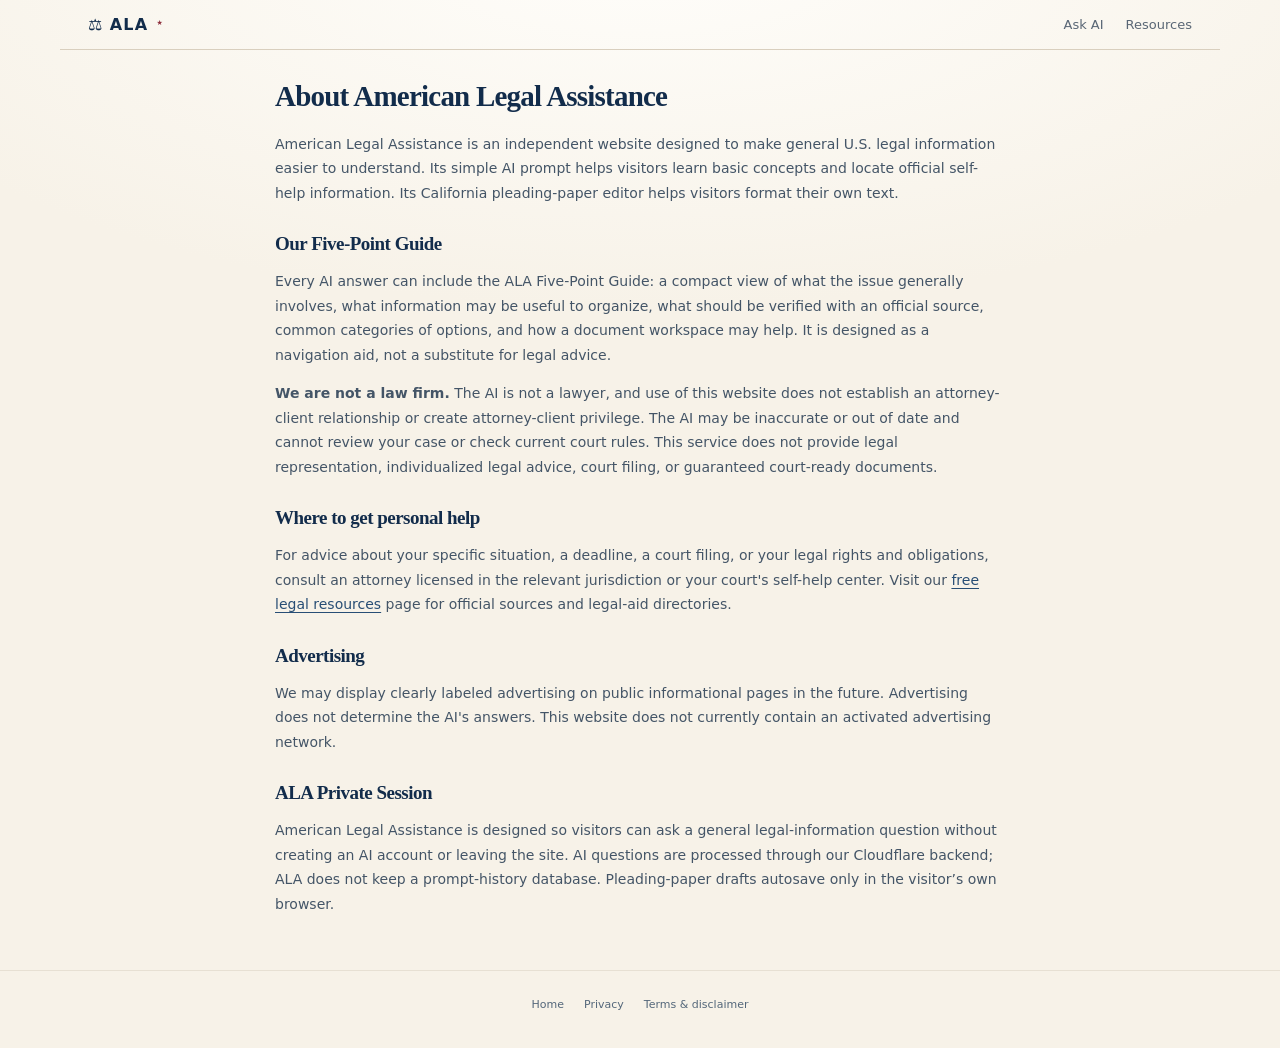
<file: about.html>
<!doctype html><html lang="en"><head><meta charset="utf-8"><meta name="viewport" content="width=device-width,initial-scale=1"><title>About | American Legal Assistance</title><meta name="description" content="About American Legal Assistance, a minimal independent AI legal-information website."><link rel="stylesheet" href="/style.css?v=10"><link rel="icon" type="image/svg+xml" href="/favicon.svg"></head><body><header class="topbar"><a class="brand-mini" href="/">⚖ <span>ALA</span></a><nav><a href="/">Ask AI</a><a href="/resources.html">Resources</a></nav></header><main class="plain-page"><h1>About American Legal Assistance</h1><p>American Legal Assistance is an independent website designed to make general U.S. legal information easier to understand. Its simple AI prompt helps visitors learn basic concepts and locate official self-help information. Its California pleading-paper editor helps visitors format their own text.</p><h2>Our Five-Point Guide</h2><p>Every AI answer can include the ALA Five-Point Guide: a compact view of what the issue generally involves, what information may be useful to organize, what should be verified with an official source, common categories of options, and how a document workspace may help. It is designed as a navigation aid, not a substitute for legal advice.</p><p><strong>We are not a law firm.</strong> The AI is not a lawyer, and use of this website does not establish an attorney-client relationship or create attorney-client privilege. The AI may be inaccurate or out of date and cannot review your case or check current court rules. This service does not provide legal representation, individualized legal advice, court filing, or guaranteed court-ready documents.</p><h2>Where to get personal help</h2><p>For advice about your specific situation, a deadline, a court filing, or your legal rights and obligations, consult an attorney licensed in the relevant jurisdiction or your court's self-help center. Visit our <a href="/resources.html">free legal resources</a> page for official sources and legal-aid directories.</p><h2>Advertising</h2><p>We may display clearly labeled advertising on public informational pages in the future. Advertising does not determine the AI's answers. This website does not currently contain an activated advertising network.</p><section><h2>ALA Private Session</h2><p>American Legal Assistance is designed so visitors can ask a general legal-information question without creating an AI account or leaving the site. AI questions are processed through our Cloudflare backend; ALA does not keep a prompt-history database. Pleading-paper drafts autosave only in the visitor’s own browser.</p></section></main><footer><div class="footer-links"><a href="/">Home</a><a href="/privacy.html">Privacy</a><a href="/terms.html">Terms & disclaimer</a></div></footer></body></html>
</file>
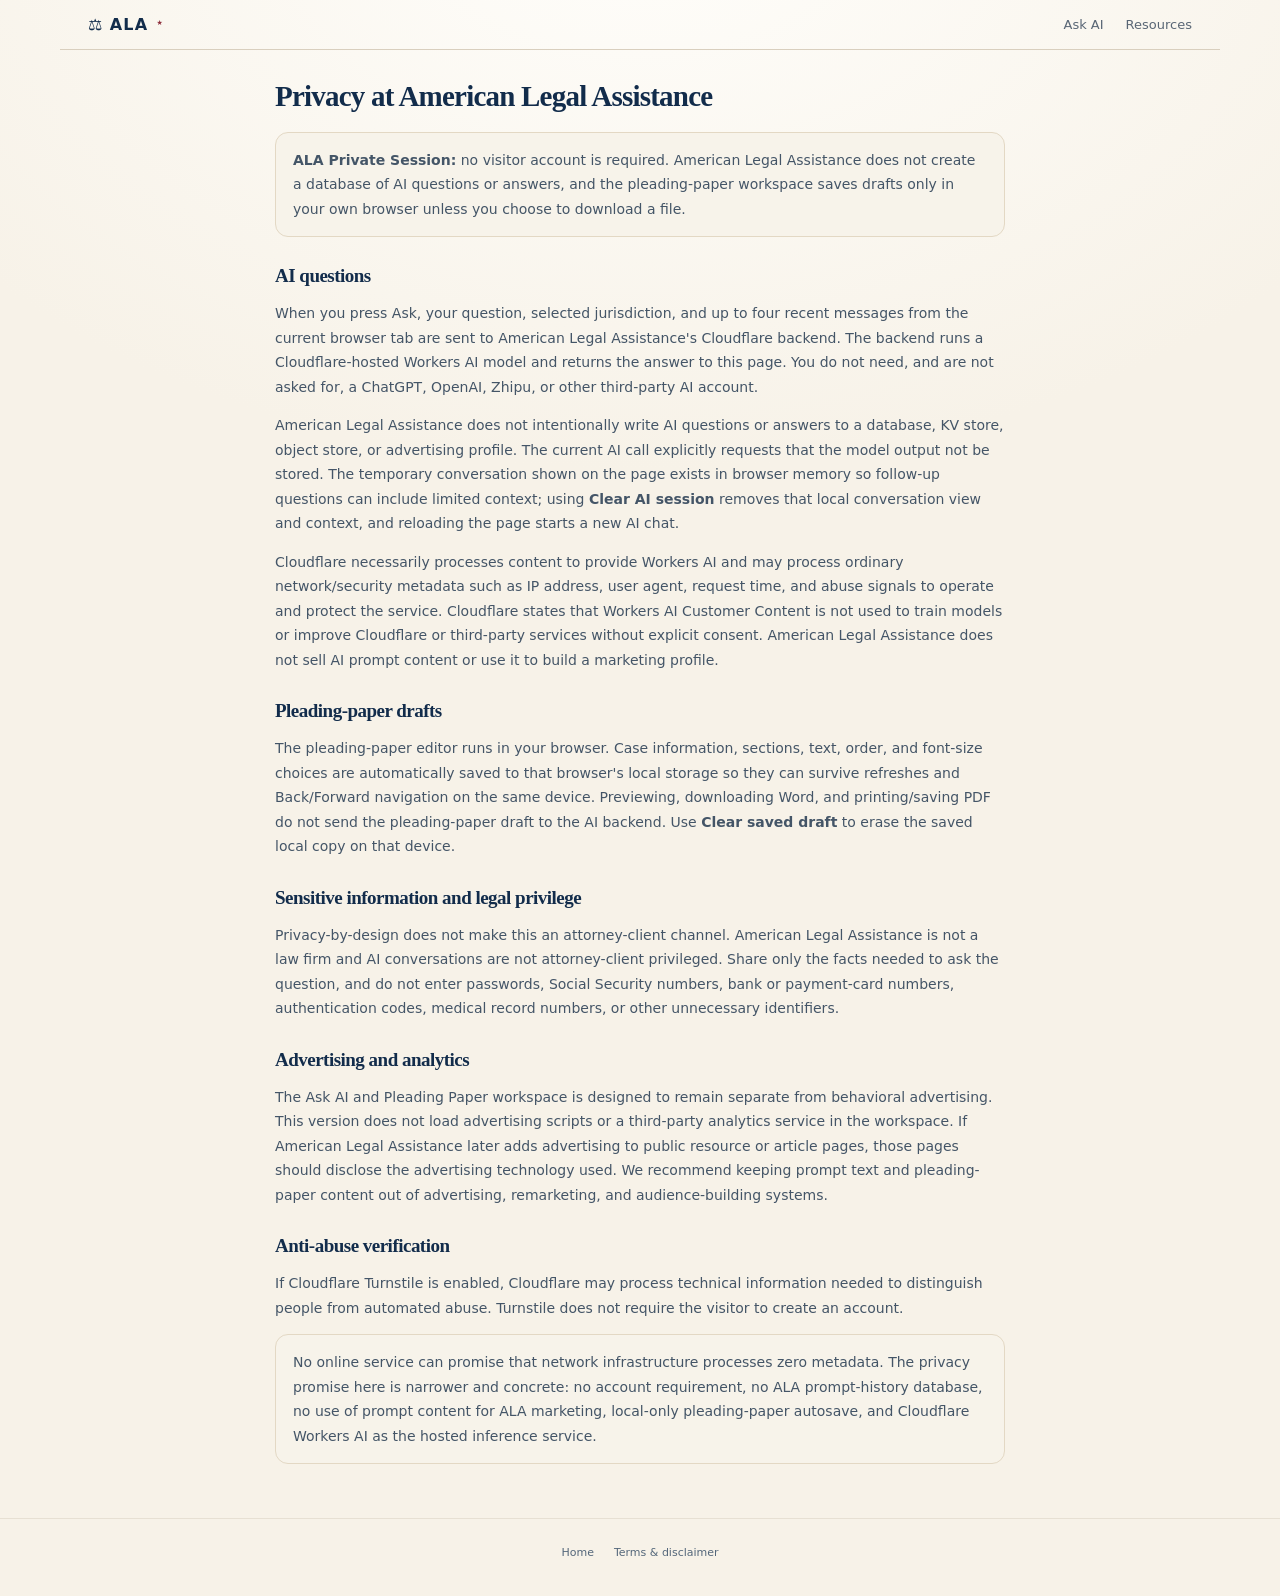
<file: privacy.html>
<!doctype html><html lang="en"><head><meta charset="utf-8"><meta name="viewport" content="width=device-width,initial-scale=1"><title>Privacy | American Legal Assistance</title><link rel="stylesheet" href="/style.css?v=10"><link rel="icon" type="image/svg+xml" href="/favicon.svg"></head><body><header class="topbar"><a class="brand-mini" href="/">⚖ <span>ALA</span></a><nav><a href="/">Ask AI</a><a href="/resources.html">Resources</a></nav></header><main class="plain-page"><h1>Privacy at American Legal Assistance</h1><p class="callout"><strong>ALA Private Session:</strong> no visitor account is required. American Legal Assistance does not create a database of AI questions or answers, and the pleading-paper workspace saves drafts only in your own browser unless you choose to download a file.</p><h2>AI questions</h2><p>When you press Ask, your question, selected jurisdiction, and up to four recent messages from the current browser tab are sent to American Legal Assistance's Cloudflare backend. The backend runs a Cloudflare-hosted Workers AI model and returns the answer to this page. You do not need, and are not asked for, a ChatGPT, OpenAI, Zhipu, or other third-party AI account.</p><p>American Legal Assistance does not intentionally write AI questions or answers to a database, KV store, object store, or advertising profile. The current AI call explicitly requests that the model output not be stored. The temporary conversation shown on the page exists in browser memory so follow-up questions can include limited context; using <strong>Clear AI session</strong> removes that local conversation view and context, and reloading the page starts a new AI chat.</p><p>Cloudflare necessarily processes content to provide Workers AI and may process ordinary network/security metadata such as IP address, user agent, request time, and abuse signals to operate and protect the service. Cloudflare states that Workers AI Customer Content is not used to train models or improve Cloudflare or third-party services without explicit consent. American Legal Assistance does not sell AI prompt content or use it to build a marketing profile.</p><h2>Pleading-paper drafts</h2><p>The pleading-paper editor runs in your browser. Case information, sections, text, order, and font-size choices are automatically saved to that browser's local storage so they can survive refreshes and Back/Forward navigation on the same device. Previewing, downloading Word, and printing/saving PDF do not send the pleading-paper draft to the AI backend. Use <strong>Clear saved draft</strong> to erase the saved local copy on that device.</p><h2>Sensitive information and legal privilege</h2><p>Privacy-by-design does not make this an attorney-client channel. American Legal Assistance is not a law firm and AI conversations are not attorney-client privileged. Share only the facts needed to ask the question, and do not enter passwords, Social Security numbers, bank or payment-card numbers, authentication codes, medical record numbers, or other unnecessary identifiers.</p><h2>Advertising and analytics</h2><p>The Ask AI and Pleading Paper workspace is designed to remain separate from behavioral advertising. This version does not load advertising scripts or a third-party analytics service in the workspace. If American Legal Assistance later adds advertising to public resource or article pages, those pages should disclose the advertising technology used. We recommend keeping prompt text and pleading-paper content out of advertising, remarketing, and audience-building systems.</p><h2>Anti-abuse verification</h2><p>If Cloudflare Turnstile is enabled, Cloudflare may process technical information needed to distinguish people from automated abuse. Turnstile does not require the visitor to create an account.</p><p class="callout">No online service can promise that network infrastructure processes zero metadata. The privacy promise here is narrower and concrete: no account requirement, no ALA prompt-history database, no use of prompt content for ALA marketing, local-only pleading-paper autosave, and Cloudflare Workers AI as the hosted inference service.</p></main><footer><div class="footer-links"><a href="/">Home</a><a href="/terms.html">Terms & disclaimer</a></div></footer></body></html>
</file>
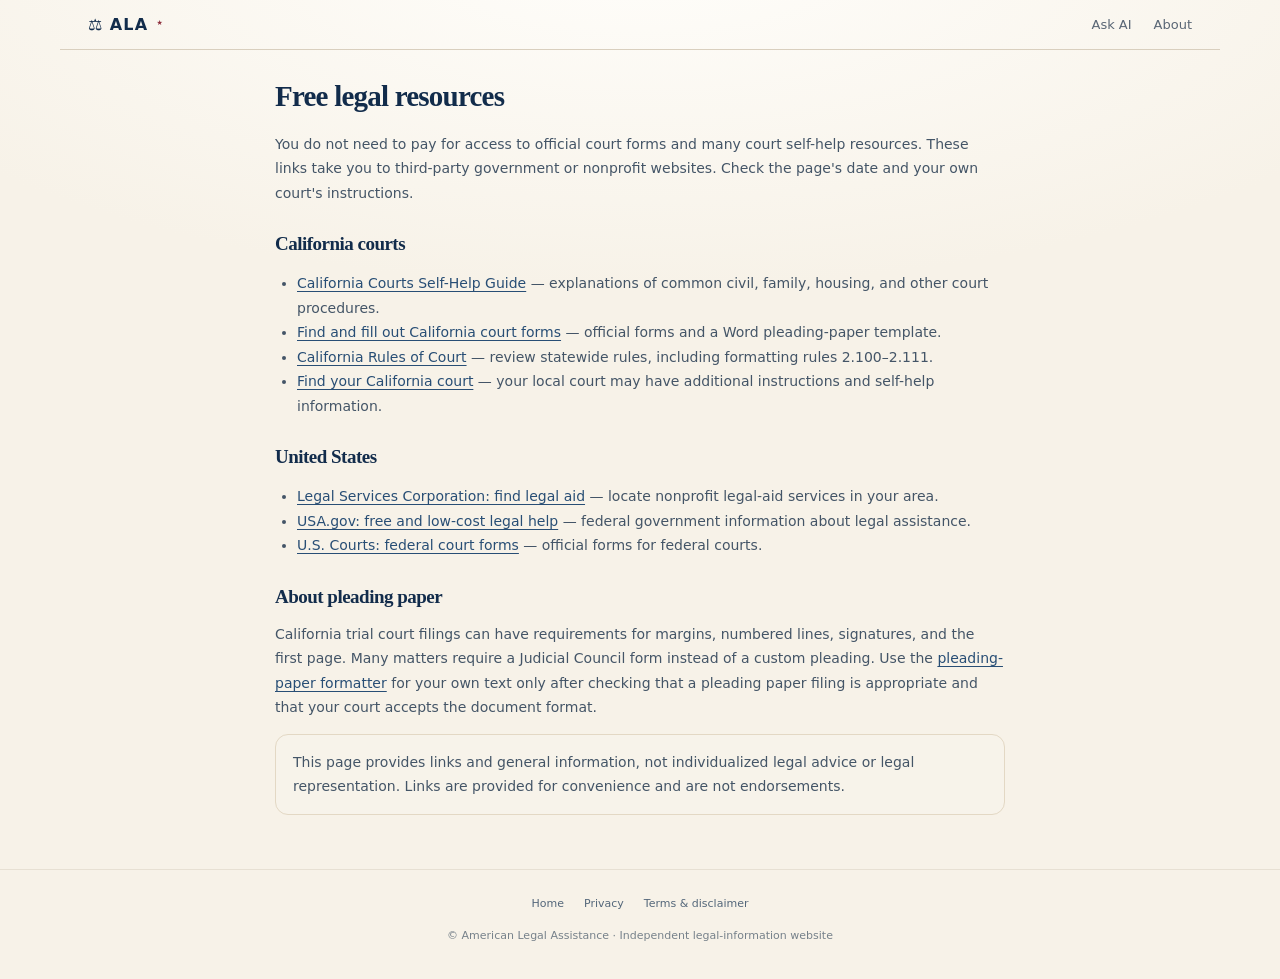
<file: resources.html>
<!doctype html><html lang="en"><head><meta charset="utf-8"><meta name="viewport" content="width=device-width,initial-scale=1"><meta name="description" content="Find free official court guides, court forms, and legal aid resources for the United States and California."><title>Free legal resources | American Legal Assistance</title><link rel="stylesheet" href="/style.css?v=10"><link rel="icon" type="image/svg+xml" href="/favicon.svg"></head><body><header class="topbar"><a class="brand-mini" href="/">⚖ <span>ALA</span></a><nav><a href="/">Ask AI</a><a href="/about.html">About</a></nav></header><main class="plain-page"><h1>Free legal resources</h1><p>You do not need to pay for access to official court forms and many court self-help resources. These links take you to third-party government or nonprofit websites. Check the page's date and your own court's instructions.</p><h2>California courts</h2><ul><li><a href="https://selfhelp.courts.ca.gov/" target="_blank" rel="noopener noreferrer">California Courts Self-Help Guide</a> — explanations of common civil, family, housing, and other court procedures.</li><li><a href="https://selfhelp.courts.ca.gov/court-basics/find-fill-out-forms" target="_blank" rel="noopener noreferrer">Find and fill out California court forms</a> — official forms and a Word pleading-paper template.</li><li><a href="https://courts.ca.gov/forms-rules/rules-court" target="_blank" rel="noopener noreferrer">California Rules of Court</a> — review statewide rules, including formatting rules 2.100–2.111.</li><li><a href="https://www.courts.ca.gov/find-my-court.htm" target="_blank" rel="noopener noreferrer">Find your California court</a> — your local court may have additional instructions and self-help information.</li></ul><h2>United States</h2><ul><li><a href="https://www.lsc.gov/about-lsc/what-legal-aid/get-legal-help" target="_blank" rel="noopener noreferrer">Legal Services Corporation: find legal aid</a> — locate nonprofit legal-aid services in your area.</li><li><a href="https://www.usa.gov/legal-aid" target="_blank" rel="noopener noreferrer">USA.gov: free and low-cost legal help</a> — federal government information about legal assistance.</li><li><a href="https://www.uscourts.gov/forms" target="_blank" rel="noopener noreferrer">U.S. Courts: federal court forms</a> — official forms for federal courts.</li></ul><h2>About pleading paper</h2><p>California trial court filings can have requirements for margins, numbered lines, signatures, and the first page. Many matters require a Judicial Council form instead of a custom pleading. Use the <a href="/#pleading-paper">pleading-paper formatter</a> for your own text only after checking that a pleading paper filing is appropriate and that your court accepts the document format.</p><p class="callout">This page provides links and general information, not individualized legal advice or legal representation. Links are provided for convenience and are not endorsements.</p></main><footer><div class="footer-links"><a href="/">Home</a><a href="/privacy.html">Privacy</a><a href="/terms.html">Terms & disclaimer</a></div><p>© American Legal Assistance · Independent legal-information website</p></footer></body></html>
</file>
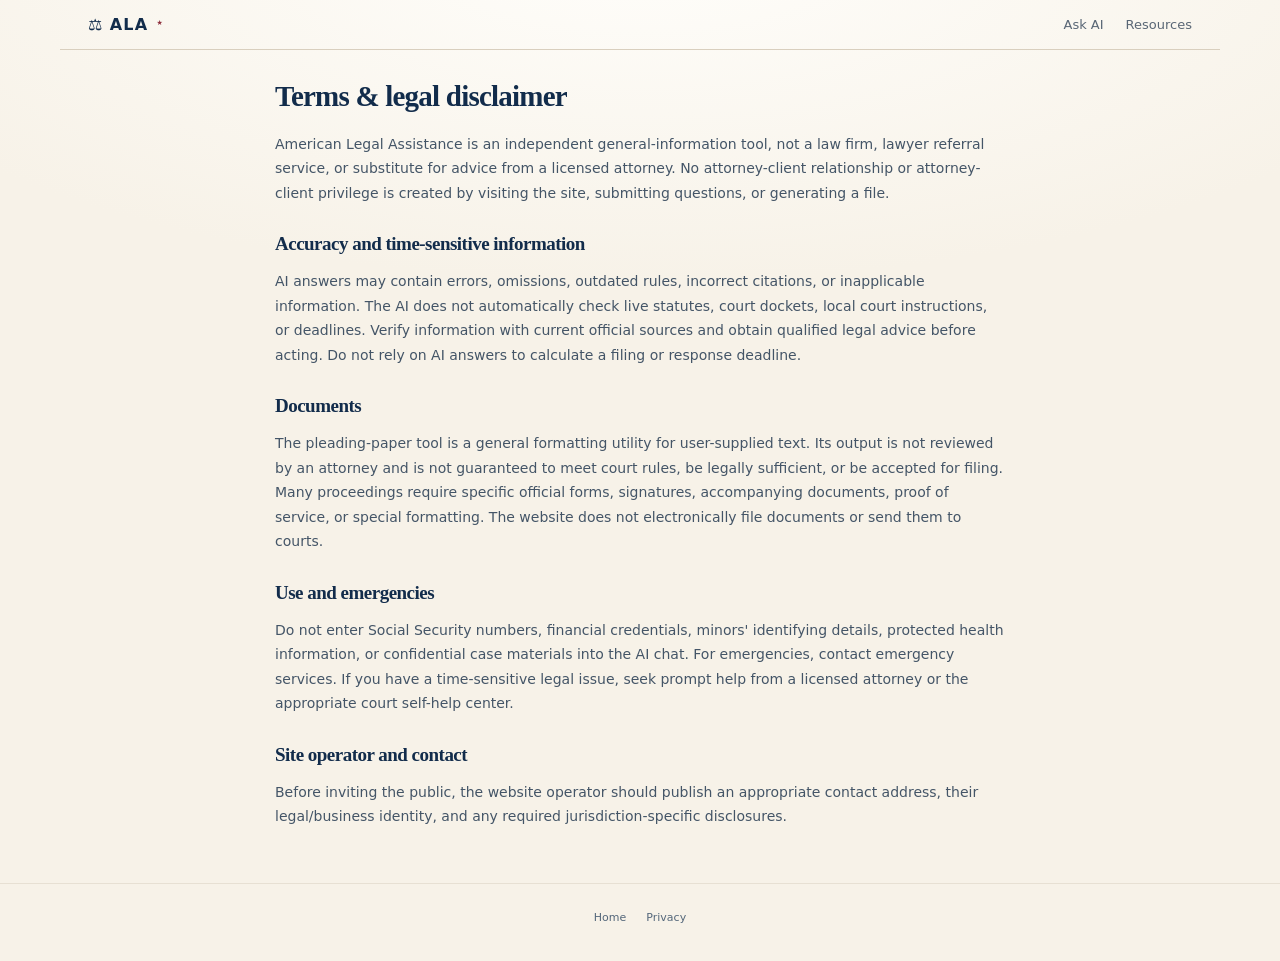
<file: terms.html>
<!doctype html><html lang="en"><head><meta charset="utf-8"><meta name="viewport" content="width=device-width,initial-scale=1"><title>Terms & legal disclaimer | American Legal Assistance</title><link rel="stylesheet" href="/style.css?v=10"><link rel="icon" type="image/svg+xml" href="/favicon.svg"></head><body><header class="topbar"><a class="brand-mini" href="/">⚖ <span>ALA</span></a><nav><a href="/">Ask AI</a><a href="/resources.html">Resources</a></nav></header><main class="plain-page"><h1>Terms & legal disclaimer</h1><p>American Legal Assistance is an independent general-information tool, not a law firm, lawyer referral service, or substitute for advice from a licensed attorney. No attorney-client relationship or attorney-client privilege is created by visiting the site, submitting questions, or generating a file.</p><h2>Accuracy and time-sensitive information</h2><p>AI answers may contain errors, omissions, outdated rules, incorrect citations, or inapplicable information. The AI does not automatically check live statutes, court dockets, local court instructions, or deadlines. Verify information with current official sources and obtain qualified legal advice before acting. Do not rely on AI answers to calculate a filing or response deadline.</p><h2>Documents</h2><p>The pleading-paper tool is a general formatting utility for user-supplied text. Its output is not reviewed by an attorney and is not guaranteed to meet court rules, be legally sufficient, or be accepted for filing. Many proceedings require specific official forms, signatures, accompanying documents, proof of service, or special formatting. The website does not electronically file documents or send them to courts.</p><h2>Use and emergencies</h2><p>Do not enter Social Security numbers, financial credentials, minors' identifying details, protected health information, or confidential case materials into the AI chat. For emergencies, contact emergency services. If you have a time-sensitive legal issue, seek prompt help from a licensed attorney or the appropriate court self-help center.</p><h2>Site operator and contact</h2><p>Before inviting the public, the website operator should publish an appropriate contact address, their legal/business identity, and any required jurisdiction-specific disclosures.</p></main><footer><div class="footer-links"><a href="/">Home</a><a href="/privacy.html">Privacy</a></div></footer></body></html>
</file>
<file: style.css>
:root{font-family:Inter,ui-sans-serif,system-ui,-apple-system,BlinkMacSystemFont,"Segoe UI",sans-serif;color:#132238;background:#f9fbfe;font-synthesis:none}*{box-sizing:border-box}body{margin:0;min-height:100vh;display:flex;flex-direction:column}a{color:#1558b0;text-underline-offset:3px}button,input,textarea,select{font:inherit}button{cursor:pointer}button:disabled{opacity:.58;cursor:wait}.hidden{display:none!important}.sr-only{position:absolute!important;width:1px;height:1px;padding:0;margin:-1px;overflow:hidden;clip:rect(0,0,0,0);white-space:nowrap;border:0}.topbar{width:100%;max-width:1160px;margin:0 auto;padding:23px 28px;display:flex;align-items:center;justify-content:space-between}.brand-mini{text-decoration:none;color:#1d4b85;display:flex;gap:6px;align-items:center;font-weight:750;letter-spacing:.06em}.topbar nav{display:flex;gap:22px}.topbar nav a{font-size:13px;text-decoration:none;color:#58677b}.topbar nav a:hover,.footer-links a:hover{color:#1558b0}.main{width:100%;flex:1;max-width:820px;margin:0 auto;padding:34px 20px 34px}.hero{text-align:center;margin:4px 0 35px}.logo-mark{width:76px;height:76px;background:#edf5ff;color:#1e5aa0;border-radius:24px;margin:0 auto 22px;display:grid;place-items:center}.logo-mark svg{width:66px;height:66px}h1{font-size:clamp(27px,4vw,41px);line-height:1.16;letter-spacing:-.045em;margin:0;font-weight:750}.hero p{color:#64748b;font-size:16px;margin:14px 0 0}.workspace{border:1px solid #e5ebf2;background:#fff;border-radius:22px;box-shadow:0 16px 58px rgba(22,48,82,.045);overflow:hidden}.tabs{display:flex;gap:6px;padding:12px 15px 0;border-bottom:1px solid #ebeff5}.tab{appearance:none;border:0;border-bottom:2px solid transparent;background:transparent;color:#67758a;padding:12px 14px 13px;font-size:13px;font-weight:650}.tab.selected{color:#165cb2;border-bottom-color:#2168b9}.tab:focus-visible,.suggestion:focus-visible,.primary:focus-visible,.secondary:focus-visible{outline:3px solid #85b8fb;outline-offset:2px}#ask-panel{padding:19px 23px 24px}#ask-form{border:1px solid #d9e4f1;border-radius:16px;overflow:hidden}#question{width:100%;resize:vertical;min-height:92px;border:0;outline:none;padding:20px 19px 8px;color:#16243b;line-height:1.6;font-size:16px}#question::placeholder{color:#8c98a8}.composer-bottom{display:flex;justify-content:space-between;align-items:center;padding:0 11px 11px 16px;gap:10px}.state-picker{color:#748196;font-size:12px;display:flex;align-items:center;gap:7px}.state-picker select{font-size:12px;background:#f6f9fc;border:1px solid #e2e9f0;border-radius:8px;padding:7px 8px;color:#4e6076;max-width:175px}.primary{border:0;background:#205dab;color:white;padding:11px 18px;border-radius:10px;font-size:13px;font-weight:650;white-space:nowrap}.primary:hover{background:#174b8b}.secondary{background:#f4f8fd;color:#1b5089;border:1px solid #c9d8e9;padding:10px 14px;border-radius:10px;font-size:13px;font-weight:650}.secondary:hover{background:#eaf3fd}.helper{color:#778398;font-size:12px;line-height:1.6;margin:13px 3px 0}.turnstile-slot{margin-top:15px}.ask-ideas{display:flex;gap:10px;flex-wrap:wrap;margin-top:18px}.suggestion{border:1px solid #e0e8f2;color:#5b6d83;background:#fff;padding:9px 12px;border-radius:30px;font-size:12px}.suggestion:hover{border-color:#9db9d8;color:#205dab}.conversation{display:flex;flex-direction:column;gap:13px;margin-top:20px}.conversation:empty{display:none}.bubble{padding:15px 17px;line-height:1.65;font-size:14px;white-space:pre-wrap;overflow-wrap:anywhere;border-radius:13px}.bubble.question{align-self:flex-end;background:#ecf3fd;max-width:88%}.bubble.answer{border:1px solid #e7edf5;background:#fff;max-width:100%}.bubble.error{border-color:#f3cccc;background:#fff8f8;color:#9a3030}.answer-label{display:block;color:#65768c;font-size:11px;font-weight:750;text-transform:uppercase;letter-spacing:.08em;margin-bottom:6px}.sources-row{display:flex;gap:12px;flex-wrap:wrap;margin-top:10px;font-size:12px}.safety-note{font-size:12px;line-height:1.6;color:#66778d;max-width:730px;margin:24px auto 0;padding:0 8px}footer{text-align:center;color:#8290a1;font-size:11px;padding:25px 20px 34px;line-height:1.65}footer p{margin:14px 0 0}.footer-links{display:flex;gap:20px;justify-content:center;flex-wrap:wrap}.footer-links a{color:#60728a;text-decoration:none}#doc-panel{padding:22px 23px 25px}.doc-intro h2{margin:0 0 8px;font-size:20px;letter-spacing:-.025em}.doc-intro p{color:#64748b;line-height:1.6;font-size:13px;margin:0 0 21px}.form-grid{display:grid;grid-template-columns:1fr 1fr;gap:14px}.form-grid label,.doc-body-label{font-size:12px;font-weight:650;color:#4a5b70;display:block}.form-grid input{display:block;width:100%;margin-top:6px;border:1px solid #dce5f1;border-radius:9px;padding:11px 10px;font-size:13px;outline:none}.form-grid input:focus,#doc-body:focus{border-color:#6da2da;box-shadow:0 0 0 3px #e6f1ff}.doc-body-label{margin-top:21px;margin-bottom:6px}#doc-body{width:100%;padding:13px;border:1px solid #dce5f1;border-radius:9px;resize:vertical;font:13px/1.6 Georgia,serif;min-height:150px}.doc-actions{display:flex;flex-wrap:wrap;gap:9px;margin-top:14px}.document-preview{margin-top:22px}.doc-preview-banner{margin-bottom:11px;font-size:12px;color:#6b7687}.paper-sheet{background:white;color:#111;box-shadow:0 2px 22px #dbe1e9;border:1px solid #dee3e9;width:min(100%,612px);margin:0 auto 17px;padding:38px 38px 38px 38px;overflow:hidden;font:10px/1.25 "Times New Roman",serif}.paper-line{display:flex;min-height:19px;align-items:flex-start}.paper-num{width:22px;min-width:22px;text-align:right;color:#666;padding-right:6px;border-right:1px solid #555}.paper-content{flex:1;padding-left:10px;white-space:pre-wrap;overflow-wrap:anywhere}.paper-page-number{text-align:center;margin-top:12px}.plain-page{max-width:770px;margin:0 auto;padding:15px 20px 40px;flex:1}.plain-page h1{font-size:29px;margin:15px 0 18px}.plain-page h2{font-size:19px;margin:28px 0 9px}.plain-page p,.plain-page li{line-height:1.75;color:#44556c;font-size:14px}.plain-page .callout{background:#eff6ff;padding:15px 17px;border-radius:13px;border:1px solid #d5e6fc}.plain-page a{overflow-wrap:anywhere}.plain-page ul{padding-left:22px}@media(min-width:800px){.main{padding-top:50px}.hero{margin-bottom:42px}.workspace{margin:0 auto}}@media(max-width:520px){.topbar{padding:15px 18px}.main{padding:20px 12px}.hero{margin-bottom:27px}.logo-mark{width:64px;height:64px;margin-bottom:15px}.logo-mark svg{width:57px}.hero p{font-size:14px}.workspace{border-radius:16px}#ask-panel,#doc-panel{padding:15px}.form-grid{grid-template-columns:1fr}.doc-actions button{flex:1 1 100%}.paper-sheet{padding:20px 10px;font-size:8px}.paper-line{min-height:15px}}

.to-doc{margin-top:12px;display:block;font-size:11px;padding:8px 10px;white-space:normal;text-align:left}


/* 2026 American civic theme: midnight navy, aged ivory, antique brass.
   Burgundy is a small accent, never a competing third color band. */
:root { color:#1a2b3d; background:#f7f4ed; color-scheme:light; }
body { background:radial-gradient(ellipse 80% 45% at 50% 0%,#fffefb 0%,#f7f4ed 90%); }
a { color:#284e75; }
a:hover { color:#162e49; }
.topbar { border-bottom:1px solid #e7e0d3; }
.brand-mini { color:#192f4a; letter-spacing:.08em; }
.brand-mini svg { color:#a58346; }
.brand-mini::after { content:"";height:4px;width:4px;display:block;border-radius:50%;background:#943d45;margin-left:1px;align-self:center; }
.topbar nav a { color:#596675; }
.topbar nav a:hover,.footer-links a:hover { color:#943d45; }
h1,.plain-page h1,.plain-page h2,.doc-intro h2 { font-family:Georgia,"Times New Roman",serif;letter-spacing:-.027em;color:#172e49; }
h1 { font-weight:700; }
.hero { position:relative; }
.hero::after { content:"";display:block;width:47px;height:2px;background:#ad8a50;border-radius:2px;margin:19px auto 0; }
.hero p { color:#687382; }
.logo-mark { background:#172e49;color:#d8b673;border:1px solid #c4a569;box-shadow:0 3px 0 #eadfc7,0 10px 28px rgba(25,45,66,.1);border-radius:21px; }
.workspace { background:#fffefa;border-color:#e2dccc;box-shadow:0 18px 56px rgba(34,47,61,.065); }
.tabs { border-bottom-color:#eae4d9; }
.tab { color:#627080; }
.tab.selected { color:#172e49;border-bottom-color:#ad8a50; }
.tab:focus-visible,.suggestion:focus-visible,.primary:focus-visible,.secondary:focus-visible { outline:3px solid #bca06d;outline-offset:2px; }
#ask-form { border-color:#d8d1c4;background:#fff; }
#ask-form:focus-within { border-color:#a58b62;box-shadow:0 0 0 3px rgba(176,141,87,.12); }
#question { color:#203349;background:#fff; }
#question::placeholder { color:#88909b; }
.state-picker { color:#677383; }
.state-picker select { background:#faf8f3;border-color:#dfd8ca;color:#384d62; }
.primary { background:#172e49;color:#fff;box-shadow:inset 0 -2px 0 rgba(0,0,0,.11); }
.primary:hover { background:#294968; }
.secondary { background:#f8f4ec;color:#25435f;border-color:#d8ccb8; }
.secondary:hover { background:#f0e7d8; }
.helper { color:#6d7886; }
.suggestion { border-color:#e4dccc;color:#526477;background:#fffefa; }
.suggestion:hover { border-color:#ad8a50;color:#172e49;background:#fbf7ef; }
.bubble.question { background:#f1eee6;color:#233b54; }
.bubble.answer { border-color:#e6dfd2;background:#fffefa; }
.bubble.error { border-color:#e7bdc1;background:#fff6f5;color:#87313b; }
.answer-label { color:#8d6d39; }
.safety-note { color:#657385; }
footer { color:#76818a;border-top:1px solid #e7e0d3; }
.footer-links a { color:#54677a; }
.doc-intro p { color:#657180; }
.form-grid label,.doc-body-label { color:#34495d; }
.form-grid input,#doc-body { border-color:#dcd4c7;background:#fff;color:#263747; }
.form-grid input:focus,#doc-body:focus { border-color:#ad8a50;box-shadow:0 0 0 3px rgba(173,138,80,.15); }
.doc-preview-banner { color:#586878; }
/* The pleading paper stays strictly white/black: website colors must not print on court documents. */
.paper-sheet { background:#fff;color:#111;border-color:#d7d7d7; }
.paper-num { color:#666;border-right-color:#555; }
.plain-page p,.plain-page li { color:#445567; }
.plain-page .callout { background:#f7f3ea;border-color:#e3d8c4; }
@media(max-width:520px){.topbar { border-bottom-color:#e7e0d3; }}

/* American civic redesign v2: parchment + ink navy + warm brass, one burgundy accent.
   The page is NOT composed of equal red/white/blue bands. */
:root{background:#f4f0e7;color:#172d43}
body{background:radial-gradient(ellipse at 50% -5%,#fffdf7 0,#f4f0e7 74%)}
.topbar{border-bottom:1px solid #dcd2c1}
.brand-mini{color:#172d43}.brand-mini svg{color:#a6813f}
.brand-mini::after{background:#943d45}
.logo-mark{border-radius:50%;background:#172d43;color:#dfc58c;box-shadow:0 0 0 5px #f4f0e7,0 0 0 6px #bda372,0 12px 26px #172d4319}
.logo-mark svg{width:59px;height:59px}
.hero::after{background:#a6813f;width:60px;height:3px}
.workspace{background:#fffdf9;border-color:#dcd3c4}
.tabs{background:#fcfaf5}
.primary{background:#172d43}.primary:hover{background:#2b4967}
.secondary{background:#f8f5ed;border-color:#d3c7b4;color:#283e54}
.tab.selected{color:#172d43;border-bottom-color:#a6813f}
.form-grid{margin-bottom:23px}
.sections-builder{border:1px solid #e0d8ca;border-radius:14px;background:#fcfaf6;padding:18px}
.section-bar h3{font:700 18px Georgia,serif;color:#172d43;margin:0 0 5px}
.section-bar p,.builder-hint{font-size:12px;color:#657182;line-height:1.6;margin:0 0 15px}
.document-blocks{display:flex;flex-direction:column;gap:12px}
.doc-block{background:#fff;border:1px solid #ded8cd;border-left:3px solid #ad8a50;border-radius:10px;padding:12px}
.doc-block[data-kind="paragraph"],.doc-block[data-kind="numbered"]{border-left-color:#8d9bab}
.doc-block[data-kind="blank"]{border-left-color:#c5c8cc}
.block-top{display:flex;align-items:center;gap:8px;margin-bottom:8px;flex-wrap:wrap}
.block-tag{font-size:11px;font-weight:750;color:#172d43;flex:1;min-width:120px}
.block-top button{border:1px solid #dbd4c7;background:#fff;color:#35465b;border-radius:7px;padding:5px 8px;font-size:11px}
.block-top button:hover{background:#f4f0e8}.block-top button:disabled{opacity:.35}
.doc-block textarea{width:100%;min-height:64px;resize:vertical;border:1px solid #ddd7cc;border-radius:8px;font:13px/1.55 Georgia,serif;padding:10px;color:#172d43}
.doc-block[data-kind="heading"] textarea{font-weight:bold;text-align:center}
.doc-block[data-kind="subheading"] textarea{font-weight:bold}
.doc-block[data-kind="blank"] p{font-size:12px;color:#697789;margin:0}
.add-block-row{border-top:1px solid #e5ddd0;margin-top:15px;padding-top:14px;display:flex;align-items:center;flex-wrap:wrap;gap:10px}
.add-block-row label{font-size:12px;font-weight:700;color:#384b60}
.add-block-row select{min-width:185px;flex:1;background:white;border:1px solid #dcd4c7;border-radius:8px;padding:9px;color:#172d43;font-size:12px}
.add-block-row button{white-space:nowrap}
.builder-hint{margin:12px 0 0}
.paper-sheet{width:min(100%,612px);aspect-ratio:8.5 / 11;padding:48px 50px 32px 50px;display:flex;flex-direction:column;justify-content:flex-start;font:10px/1.25 "Times New Roman",serif}
.paper-line{display:flex;flex:1;min-height:0;align-items:stretch}
.paper-num{display:flex;align-items:flex-start;justify-content:flex-end;padding-right:6px;width:25px;min-width:25px;border-right:1px solid #555;font-variant-numeric:tabular-nums}
.paper-content{min-width:0;display:flex;flex:1;padding-left:10px;white-space:pre;overflow:hidden}
.paper-left{flex:1;min-width:0;overflow:hidden}.paper-right{width:48%;padding-left:8px;border-left:1px solid #555;overflow:hidden}
.paper-content.is-center .paper-left{text-align:center}.paper-content.is-bold{font-weight:bold}
.paper-page-number{margin-top:8px}
@media(max-width:520px){.sections-builder{padding:11px}.paper-sheet{padding:24px 13px 16px;min-height:0}.paper-num{width:17px;min-width:17px;padding-right:3px}.paper-content{padding-left:5px}.paper-right{padding-left:4px}.paper-sheet{font-size:8px}}

/* Pleading-paper safety/usability: local autosave + per-section type size. */
.autosave-bar{display:flex;align-items:center;justify-content:space-between;gap:12px;flex-wrap:wrap;margin:-2px 0 14px;padding:9px 11px;border:1px solid #e5dccb;border-radius:9px;background:#f8f4ea}
.autosave-status{font-size:11px;color:#5e6b78;line-height:1.45}
.draft-clear{border:0;background:transparent;color:#7f3a40;padding:4px 2px;font-size:11px;font-weight:700;text-decoration:underline;text-underline-offset:3px}
.draft-clear:hover{color:#59252a}
.font-controls{display:inline-flex;align-items:center;gap:4px;border:1px solid #ddd4c4;background:#faf7f0;border-radius:8px;padding:2px}
.block-top .font-controls button{min-width:31px;padding:4px 6px;border:0;background:#fffdf9;font-weight:750}
.block-top .font-controls button:hover{background:#f0e7d8}
.font-size-label{min-width:38px;text-align:center;font-size:10px;font-weight:700;color:#536274;font-variant-numeric:tabular-nums}
@media(max-width:520px){.autosave-bar{align-items:flex-start}.autosave-status{flex:1 1 180px}.font-controls{order:2}.block-tag{flex-basis:100%}}

/* Signature v4 — American civic identity.
   Federal navy + parchment + antique brass; muted red appears only as a small civic accent.
   The 13-star halo nods to early American civic iconography without turning the interface into a flag. */
:root{--ala-navy:#122c4b;--ala-navy-2:#203f60;--ala-ivory:#f7f2e8;--ala-paper:#fffdf8;--ala-gold:#b58a42;--ala-gold-soft:#d7bd86;--ala-red:#8e2f3d;--ala-ink:#1c2d3d}
body{background:radial-gradient(ellipse 88% 46% at 50% -6%,#fffefb 0,var(--ala-ivory) 77%);color:var(--ala-ink)}
.topbar{border-bottom:1px solid #d9cfbe}
.brand-mini{color:var(--ala-navy)}
.brand-mini svg{color:var(--ala-gold)}
.brand-mini::after{content:"★";width:auto;height:auto;border-radius:0;background:none;color:var(--ala-red);font-size:7px;line-height:1;margin-left:2px;transform:translateY(-1px)}
.crest-wrap{position:relative;width:116px;height:116px;margin:0 auto 14px;display:grid;place-items:center}
.crest-wrap .logo-mark{margin:0;position:relative;z-index:2;width:76px;height:76px;background:var(--ala-navy);color:#e0c17f;border:1px solid #b99758;box-shadow:0 0 0 5px var(--ala-ivory),0 0 0 6px #c6ad7a,0 13px 27px rgba(18,44,75,.13)}
.star-halo{position:absolute;inset:0;z-index:1;pointer-events:none}
.star-halo span{position:absolute;left:50%;top:50%;font-family:Georgia,"Times New Roman",serif;font-size:7px;line-height:1;color:var(--ala-gold);opacity:.82;transform:rotate(calc(var(--i) * 27.692deg)) translateY(-54px);transform-origin:0 0;text-shadow:0 1px 0 #fff}
.star-halo span:nth-child(1),.star-halo span:nth-child(5),.star-halo span:nth-child(9),.star-halo span:nth-child(13){color:var(--ala-red);opacity:.7}
.hero::after{display:none!important}
.civic-rule{display:flex;align-items:center;justify-content:center;gap:10px;margin:18px auto 0;width:88px;height:10px}
.civic-rule span{display:block;height:2px;flex:1;background:var(--ala-gold);border-radius:4px}
.civic-rule b{font:normal 8px/1 Georgia,"Times New Roman",serif;color:var(--ala-red)}
h1,.plain-page h1,.plain-page h2,.doc-intro h2,.section-bar h3{color:var(--ala-navy)}
.workspace{background:var(--ala-paper);border-color:#d9cfbe;box-shadow:0 18px 58px rgba(18,44,75,.07)}
.tab.selected{color:var(--ala-navy);border-bottom-color:var(--ala-gold)}
.primary{background:var(--ala-navy)}.primary:hover{background:var(--ala-navy-2)}
.secondary{color:#29445e;border-color:#d4c6ad;background:#f8f3e9}.secondary:hover{background:#efe5d3}
.suggestion:hover{border-color:var(--ala-gold);color:var(--ala-navy)}
.answer-label{color:#8a682e}
.form-grid input:focus,#doc-body:focus{border-color:var(--ala-gold);box-shadow:0 0 0 3px rgba(181,138,66,.15)}

/* Signature feature: the ALA Five-Point Guide. */
.answer-actions{display:flex;flex-wrap:wrap;gap:8px;margin-top:13px}
.answer-actions .to-doc{margin-top:0;display:inline-flex;align-items:center}
.five-guide-button{display:inline-flex;align-items:center;gap:7px;border-color:#cbb98f!important;background:#fbf7ee!important;color:var(--ala-navy)!important}
.five-guide-button .guide-button-star{color:var(--ala-red);font-size:10px}
.five-guide-button:hover{background:#f3ead8!important;border-color:var(--ala-gold)!important}
.five-point-guide{margin-top:14px;border:1px solid #d8c9ac;border-radius:14px;background:linear-gradient(180deg,#fffdf8 0,#faf5eb 100%);overflow:hidden;white-space:normal;color:var(--ala-ink)}
.five-point-guide[hidden]{display:none}
.five-guide-head{display:flex;align-items:center;gap:11px;padding:13px 14px 11px;border-bottom:1px solid #e4dac7;background:#fbf7ee}
.five-guide-star{width:34px;height:34px;flex:0 0 34px;display:grid;place-items:center;color:#f5e2ac;background:var(--ala-navy);clip-path:polygon(50% 0%,61% 34%,98% 34%,68% 55%,79% 91%,50% 69%,21% 91%,32% 55%,2% 34%,39% 34%);font-size:9px}
.five-guide-head strong{display:block;font:700 15px Georgia,"Times New Roman",serif;color:var(--ala-navy)}
.five-guide-head small{display:block;margin-top:2px;color:#6a7480;font-size:10px;line-height:1.35}
.five-guide-list{margin:0;padding:3px 14px 5px;list-style:none;counter-reset:ala-guide}
.five-guide-list li{counter-increment:ala-guide;display:grid;grid-template-columns:28px minmax(0,1fr);gap:10px;padding:11px 0;border-bottom:1px solid #e8e0d2}
.five-guide-list li:last-child{border-bottom:0}
.five-guide-list li::before{content:counter(ala-guide);width:24px;height:24px;border:1px solid #ccb988;border-radius:50%;display:grid;place-items:center;color:var(--ala-navy);font-size:10px;font-weight:800;background:#fffdf8;margin-top:1px}
.five-guide-list h4{margin:0 0 3px;font-size:11px;text-transform:uppercase;letter-spacing:.065em;color:#7d5c2b}
.five-guide-list p{margin:0;color:#3f5061;font-size:12px;line-height:1.52;white-space:pre-wrap}
.five-guide-footer{display:flex;align-items:center;justify-content:space-between;gap:9px;flex-wrap:wrap;padding:10px 14px 13px;border-top:1px solid #e6dcc9;background:#fffdf8}
.five-guide-note{font-size:10px;color:#737c86;line-height:1.4;flex:1 1 250px}
.guide-copy{border:1px solid #d6c9b2;background:#fff;color:#30475e;border-radius:8px;padding:7px 9px;font-size:10px;font-weight:700}
.guide-copy:hover{background:#f7f0e3}
@media(max-width:520px){.crest-wrap{width:100px;height:100px;margin-bottom:10px}.crest-wrap .logo-mark{width:64px;height:64px}.crest-wrap .logo-mark svg{width:52px;height:52px}.star-halo span{font-size:6px;transform:rotate(calc(var(--i) * 27.692deg)) translateY(-47px)}.answer-actions>button{flex:1 1 100%;justify-content:center}.five-guide-head{align-items:flex-start}}


/* Signature v5 — ALA Private Session.
   A visible, accountless privacy layer around the legal-information workspace. */
.private-session{margin:0 0 14px;border:1px solid #d8c9ac;border-radius:12px;background:#fbf8f1;overflow:hidden}
.private-session summary{list-style:none;cursor:pointer;display:flex;align-items:center;gap:10px;padding:10px 12px;color:var(--ala-navy);user-select:none}
.private-session summary::-webkit-details-marker{display:none}
.privacy-shield{width:28px;height:32px;flex:0 0 28px;display:grid;place-items:center;color:#f0dba6;background:var(--ala-navy);font-size:8px;clip-path:polygon(50% 0,92% 15%,84% 70%,50% 100%,16% 70%,8% 15%)}
.privacy-summary-text{display:flex;flex-direction:column;gap:1px;min-width:0;flex:1}
.privacy-summary-text strong{font:700 13px Georgia,"Times New Roman",serif;color:var(--ala-navy)}
.privacy-summary-text small{font-size:10px;color:#66717d;line-height:1.35}
.privacy-more{font-size:10px;font-weight:700;color:#7a5a2e;white-space:nowrap}
.private-session[open] .privacy-more::after{content:" ▲"}.private-session:not([open]) .privacy-more::after{content:" ▼"}
.privacy-promise{border-top:1px solid #e5dac5;padding:12px 13px 13px;background:#fffdf8;color:#3f5061;font-size:11px;line-height:1.55}
.privacy-promise p{margin:0 0 10px}.privacy-promise p:last-of-type{margin-bottom:8px}
.privacy-points{display:grid;grid-template-columns:repeat(2,minmax(0,1fr));gap:6px 10px;margin:8px 0 11px}
.privacy-points span{display:block;color:#334d64;font-size:10px;font-weight:700}
.privacy-fine{color:#6a7480;font-size:10px!important}
.privacy-link{font-size:10px;font-weight:750;color:#765728;text-decoration:none}.privacy-link:hover{text-decoration:underline}
.session-row{display:flex;align-items:center;justify-content:space-between;gap:10px;flex-wrap:wrap;margin:-3px 0 9px;padding:0 2px;color:#74808b;font-size:10px;line-height:1.4}
.clear-chat{border:0;background:transparent;color:#7f3a40;font-size:10px;font-weight:750;padding:3px 0;text-decoration:underline;text-underline-offset:3px;cursor:pointer}
.clear-chat:hover{color:#59252a}
@media(max-width:520px){.privacy-points{grid-template-columns:1fr}.privacy-more{display:none}.private-session summary{align-items:flex-start}.privacy-summary-text small{max-width:245px}.session-row{align-items:flex-start}.session-row span{flex:1 1 180px}}


/* ALA three-step strip */
.ala-flow-strip{margin:0 auto 28px;max-width:760px;padding:16px 18px 18px;border:1px solid rgba(176,141,87,.34);background:linear-gradient(180deg,rgba(255,253,248,.98),rgba(251,246,237,.96));border-radius:20px;box-shadow:0 10px 34px rgba(18,44,75,.055)}
.ala-flow-intro{text-align:center;margin-bottom:12px}
.ala-flow-kicker{margin:0 0 5px;font-size:11px;letter-spacing:.14em;text-transform:uppercase;color:var(--ala-red);font-weight:750}
.ala-flow-strip h2{margin:0;font-size:18px;line-height:1.25;letter-spacing:-.02em;color:var(--ala-navy)}
.ala-flow-list{list-style:none;margin:0;padding:0;display:grid;grid-template-columns:minmax(0,1fr) auto minmax(0,1fr) auto minmax(0,1fr);gap:10px;align-items:center}
.ala-flow-step{display:flex;align-items:flex-start;gap:12px;padding:13px 14px;background:rgba(255,255,255,.72);border:1px solid rgba(215,202,177,.9);border-radius:16px;min-height:92px;text-align:left}
.ala-step-num{width:30px;height:30px;border-radius:999px;flex:0 0 30px;display:grid;place-items:center;background:var(--ala-navy);color:#fff;font-weight:750;font-size:13px;box-shadow:inset 0 0 0 2px rgba(201,165,95,.62)}
.ala-flow-step strong{display:block;color:var(--ala-navy);font-size:14px;line-height:1.25;margin-bottom:4px}
.ala-flow-step small{display:block;color:#66727f;font-size:12px;line-height:1.5}
.ala-flow-star{color:var(--ala-red);font-size:13px;align-self:center;justify-self:center;opacity:.88}
@media(max-width:760px){.ala-flow-list{grid-template-columns:1fr}.ala-flow-star{display:none}.ala-flow-step{min-height:auto}.ala-flow-strip{padding:14px 14px 16px}}

/* V7 compact landing view — keep the full Ask experience visible on a typical laptop/desktop viewport. */
.flag-a{
  position:relative;
  display:inline-block;
  padding-right:.015em;
  color:transparent;
  -webkit-text-fill-color:transparent;
  background:
    linear-gradient(90deg,var(--ala-navy) 0 43%,transparent 43%),
    repeating-linear-gradient(180deg,#a8323f 0 .10em,#a8323f .10em .17em,#fffdf8 .17em .24em);
  -webkit-background-clip:text;
  background-clip:text;
}
.flag-a::after{
  content:"★";
  position:absolute;
  left:.12em;
  top:.16em;
  color:#fff8e7;
  -webkit-text-fill-color:#fff8e7;
  font-family:Georgia,"Times New Roman",serif;
  font-size:.22em;
  line-height:1;
  text-shadow:0 0 1px rgba(0,0,0,.35);
  pointer-events:none;
}

@media(min-width:761px){
  .topbar{padding:15px 28px}
  .main{padding:16px 20px 24px}
  .hero{margin:0 0 16px}
  .crest-wrap{width:88px;height:88px;margin-bottom:7px}
  .crest-wrap .logo-mark{width:58px;height:58px;border-radius:18px}
  .crest-wrap .logo-mark svg{width:48px;height:48px}
  .star-halo span{font-size:5.5px;transform:rotate(calc(var(--i) * 27.692deg)) translateY(-40px)}
  h1{font-size:clamp(28px,3vw,36px)}
  .hero p{font-size:14px;margin-top:7px}
  .civic-rule{margin-top:9px;width:72px;height:7px;gap:8px}

  .ala-flow-strip{margin-bottom:16px;padding:9px 11px 11px;border-radius:16px;max-width:780px}
  .ala-flow-intro{margin-bottom:7px}
  .ala-flow-kicker{font-size:9px;margin-bottom:2px}
  .ala-flow-strip h2{font-size:14px}
  .ala-flow-list{gap:8px;grid-template-columns:minmax(0,1fr) 22px minmax(0,1fr) 22px minmax(0,1fr)}
  .ala-flow-step{gap:9px;padding:8px 10px;min-height:62px;border-radius:12px;align-items:center}
  .ala-step-num{width:25px;height:25px;flex-basis:25px;font-size:11px}
  .ala-flow-step strong{font-size:12.5px;margin-bottom:2px}
  .ala-flow-step small{font-size:11.5px;line-height:1.32;color:#465463;font-weight:520}
  .ala-flow-arrow{color:var(--ala-gold);font-size:20px;font-weight:800;line-height:1;text-align:center;opacity:.95}

  .tabs{padding-top:7px}
  .tab{padding:8px 13px 9px}
  #ask-panel{padding:12px 18px 16px}
  .private-session{margin-bottom:9px}
  .private-session summary{padding:7px 10px}
  .privacy-shield{width:24px;height:28px;flex-basis:24px}
  #question{min-height:66px;padding:13px 15px 5px;font-size:15px}
  .composer-bottom{padding:0 8px 8px 13px}
  .primary{padding:9px 16px}
  .helper{margin-top:8px;line-height:1.45}
  .session-row{margin:1px 0 5px}
  .ask-ideas{margin-top:9px}
  .suggestion{padding:7px 10px}
  .safety-note{margin-top:14px}
}

@media(max-width:760px){
  .ala-flow-arrow{display:none}
  .ala-flow-step small{color:#465463;font-size:12px}
  .flag-a::after{font-size:.21em;top:.17em;left:.12em}
}


/* V8: larger pleading directions + dedicated Help tab */
.doc-intro p{font-size:14.5px;line-height:1.58;color:#4f5f70;max-width:720px}
.inline-help-link{appearance:none;border:0;background:transparent;padding:0;color:var(--ala-red);font:inherit;font-weight:750;text-decoration:underline;text-underline-offset:3px;cursor:pointer}
.inline-help-link:hover{color:#762e35}.inline-help-link:focus-visible{outline:3px solid #bca06d;outline-offset:3px;border-radius:3px}
.help-panel{padding:21px 24px 24px}
.help-intro{text-align:center;max-width:650px;margin:0 auto 18px}
.help-kicker{display:block;margin-bottom:5px;color:var(--ala-red);font-size:10px;font-weight:800;letter-spacing:.14em;text-transform:uppercase}
.help-intro h2{font-family:Georgia,"Times New Roman",serif;color:var(--ala-navy);font-size:24px;line-height:1.2;letter-spacing:-.025em;margin:0 0 8px}
.help-intro p{margin:0;color:#536273;font-size:15px;line-height:1.6}
.help-steps{list-style:none;margin:0;padding:0;display:grid;grid-template-columns:1fr 1fr;gap:10px}
.help-steps li{display:flex;gap:12px;align-items:flex-start;border:1px solid #ded4c4;background:#fffdf8;border-radius:14px;padding:13px 14px}
.help-num{width:29px;height:29px;flex:0 0 29px;border-radius:50%;display:grid;place-items:center;background:var(--ala-navy);color:#fff;font-size:12px;font-weight:800;box-shadow:inset 0 0 0 2px rgba(201,165,95,.65)}
.help-steps strong{display:block;color:var(--ala-navy);font-size:14px;line-height:1.3;margin:1px 0 4px}
.help-steps p{margin:0;color:#4f5d6b;font-size:13.5px;line-height:1.52}
.help-example{margin-top:14px;border:1px solid #d7c9af;background:#f8f3e9;border-radius:15px;padding:14px 15px}
.help-example-label{display:block;color:var(--ala-red);font-size:10px;font-weight:800;letter-spacing:.13em;text-transform:uppercase;margin-bottom:9px}
.help-example-grid{display:grid;grid-template-columns:1fr 1fr 1fr;gap:9px}
.help-example-grid>div{background:#fffefa;border:1px solid #e2d9c9;border-radius:10px;padding:10px 11px;min-width:0}
.help-example-grid small{display:block;color:#6b7580;font-size:10.5px;margin-bottom:5px}
.help-example-grid strong,.help-example-grid span{display:block;color:#1d2e42;font-family:Georgia,"Times New Roman",serif;font-size:12px;line-height:1.35;overflow-wrap:anywhere}
.help-actions{display:flex;justify-content:center;gap:9px;flex-wrap:wrap;margin-top:15px}
.help-note{margin:14px auto 0;max-width:660px;text-align:center;color:#6a7580;font-size:11.5px;line-height:1.55}
@media(max-width:700px){.help-steps{grid-template-columns:1fr}.help-example-grid{grid-template-columns:1fr}.help-panel{padding:17px 15px 19px}.help-intro h2{font-size:21px}.help-intro p{font-size:14px}.doc-intro p{font-size:14px}}

/* V9 document editor — drag/reorder + inline body formatting. */
.drag-handle{display:inline-flex;align-items:center;gap:4px;cursor:grab!important;color:#6f572e!important;border-color:#d8c9aa!important;background:#fbf7ee!important;font-weight:750}
.drag-handle:active{cursor:grabbing!important}.doc-block.is-dragging{opacity:.42;box-shadow:none}.drop-marker{height:5px;border-radius:999px;background:linear-gradient(90deg,transparent 0,var(--ala-gold) 8%,var(--ala-red) 50%,var(--ala-gold) 92%,transparent 100%);margin:2px 6px;box-shadow:0 0 0 2px rgba(181,138,66,.10)}
.rich-editor{width:100%;min-height:92px;resize:vertical;overflow:auto;border:1px solid #ddd7cc;border-radius:8px;padding:10px 11px;color:#172d43;background:#fff;font:11pt/1.5 "Times New Roman",Times,serif;white-space:pre-wrap;outline:none}
.rich-editor:focus{border-color:var(--ala-gold);box-shadow:0 0 0 3px rgba(181,138,66,.13)}
.rich-editor:empty::before{content:attr(data-placeholder);color:#8a929b;pointer-events:none}
.inline-format-tip{margin:0 0 7px;color:#6d7781;font-size:10px;line-height:1.45}
.inline-format-controls{gap:2px}.block-top .inline-format-controls button{min-width:28px;padding:4px 5px;font-family:Georgia,"Times New Roman",serif}.block-top .inline-format-controls button:nth-last-child(3){font-weight:800}.block-top .inline-format-controls button:nth-last-child(2){font-style:italic}.block-top .inline-format-controls button:last-child{text-decoration:underline}
.block-top button[aria-pressed="true"]{background:var(--ala-navy)!important;color:#fff!important;border-color:var(--ala-navy)!important}
@media(max-width:620px){.drag-handle{order:1}.block-tag{order:2;flex:1}.font-controls{order:3;flex-basis:auto}.inline-format-controls{flex-basis:100%;order:4}.block-top>button:not(.drag-handle){order:5}.rich-editor{min-height:110px}}
</file>
